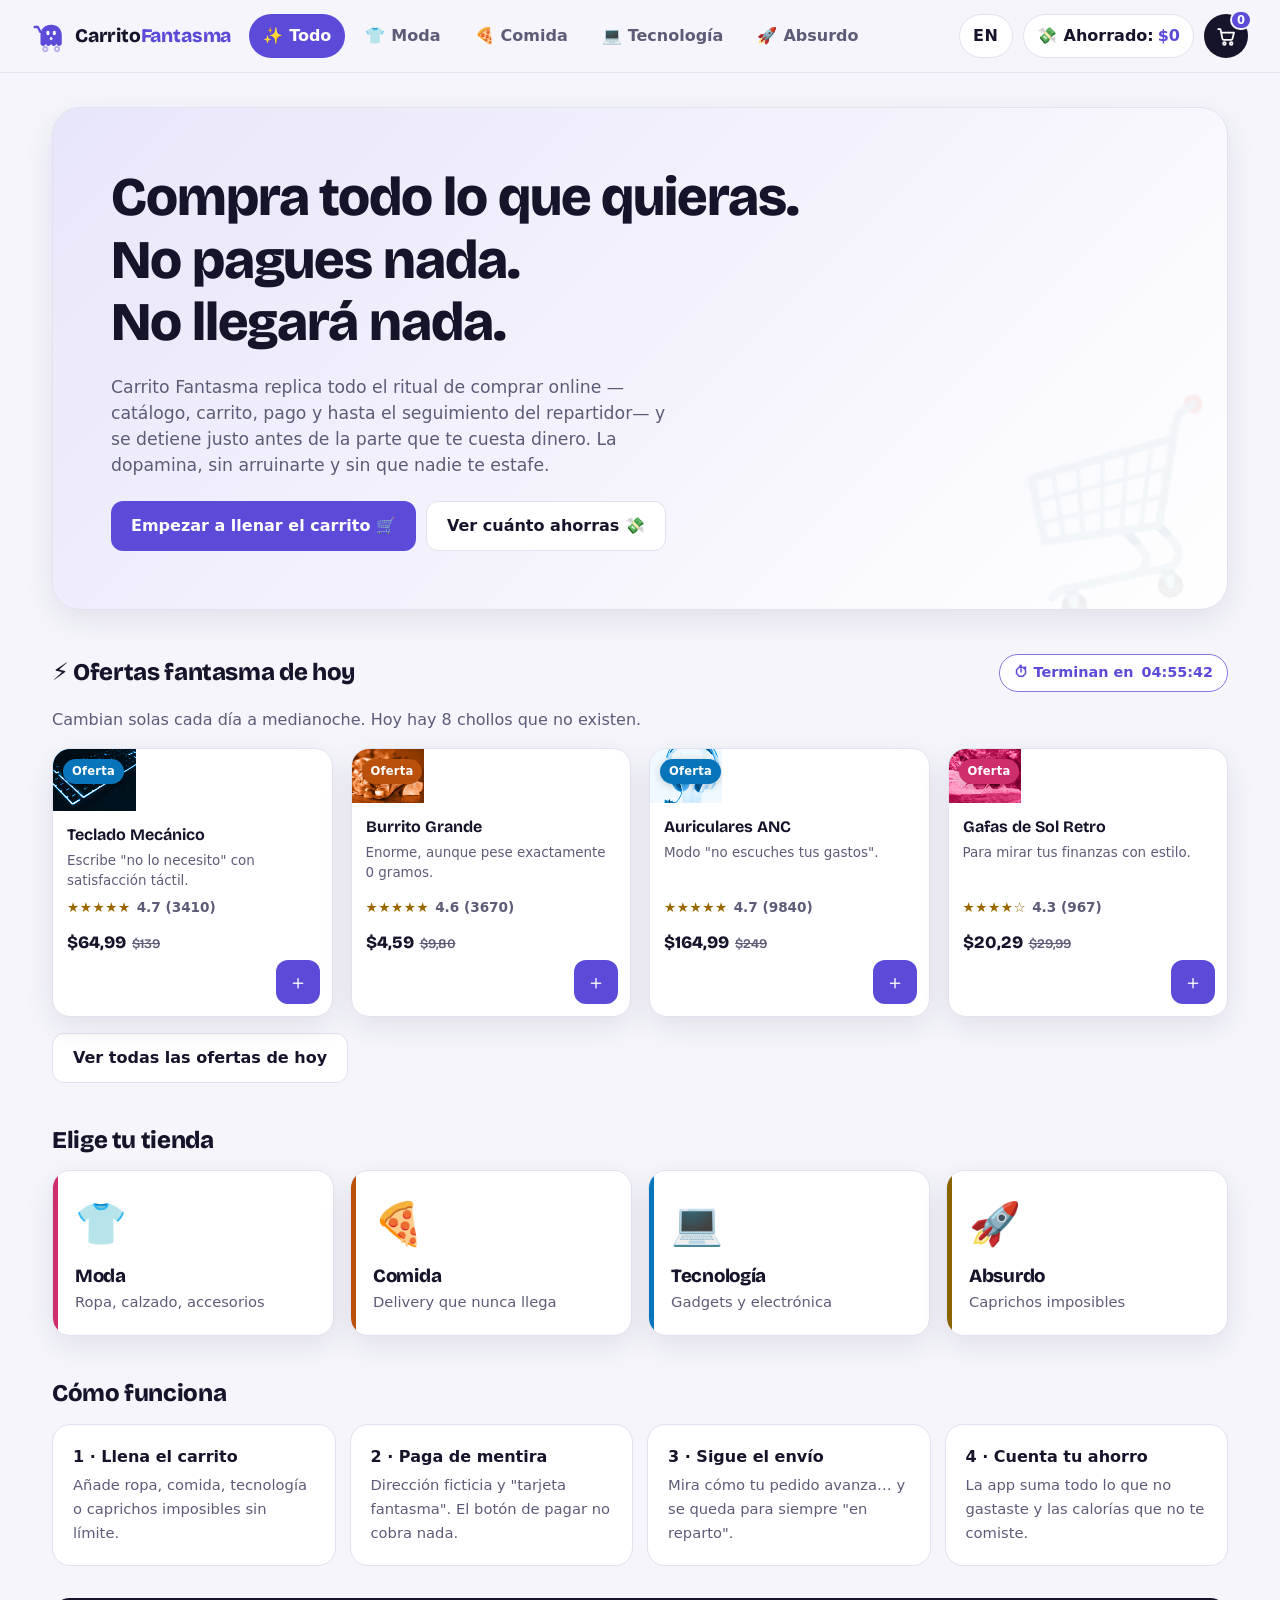
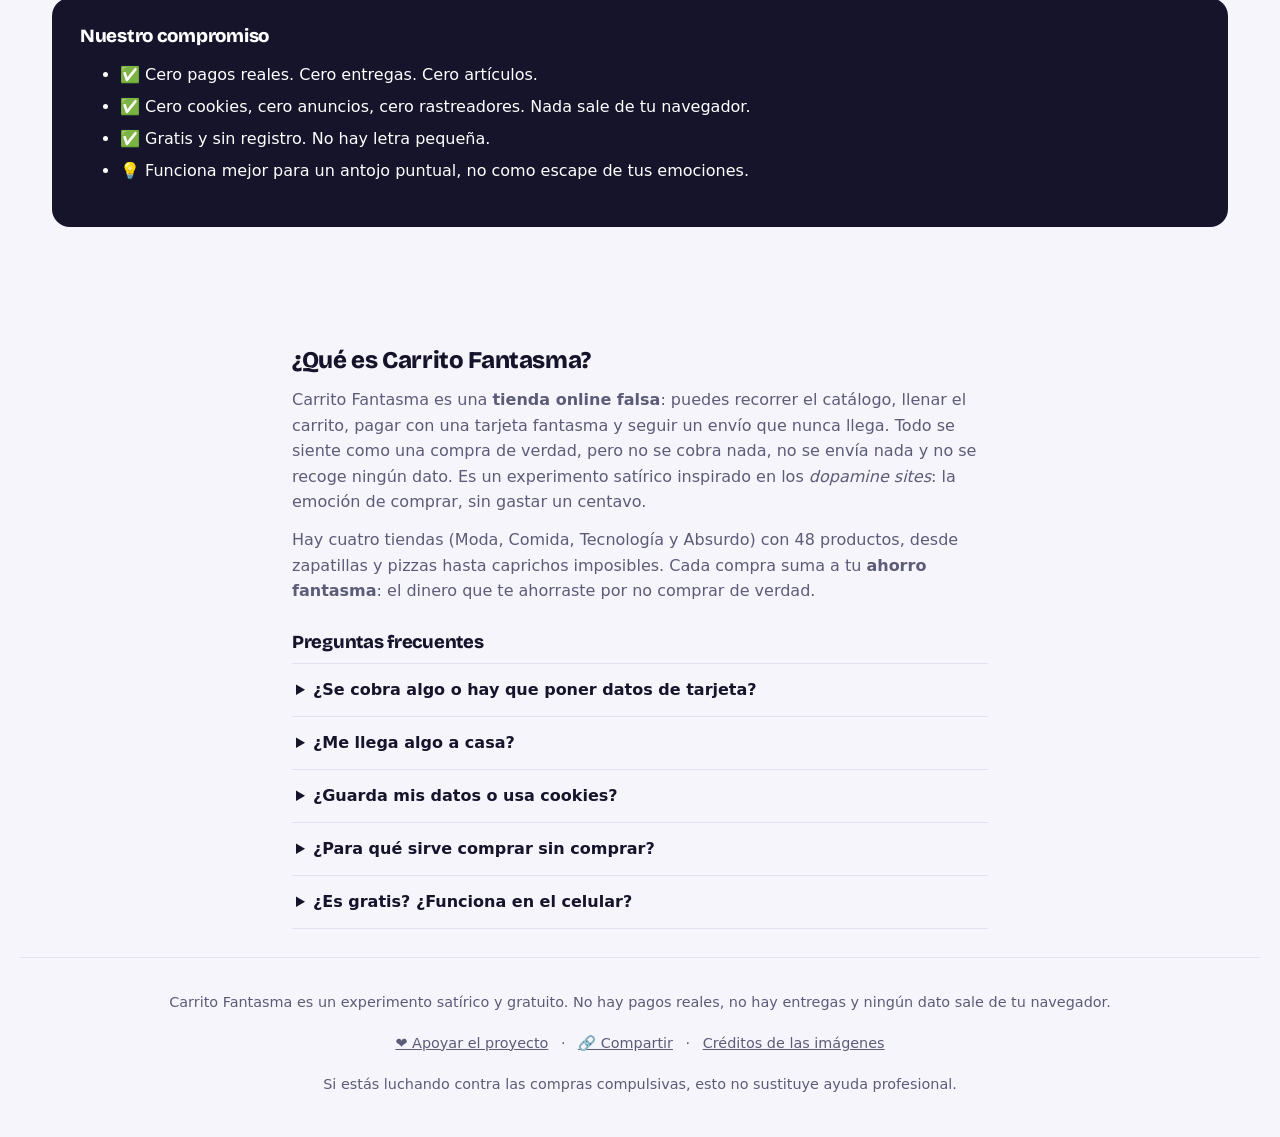
<file: index.html>
<!doctype html>
<html lang="es" data-lang="es" data-root="">
<head>
  <meta charset="utf-8">
  <meta name="viewport" content="width=device-width, initial-scale=1">
  <meta name="color-scheme" content="light dark">
  <title>Carrito Fantasma — tienda online falsa: compra sin gastar</title>
  <meta name="description" content="Tienda online falsa: la dopamina de comprar sin gastar nada. Llena el carrito, paga con tarjeta fantasma y sigue un envío que nunca llega. Gratis y sin datos.">
  <meta name="theme-color" media="(prefers-color-scheme: light)" content="#6d5efc">
  <meta name="theme-color" media="(prefers-color-scheme: dark)" content="#12111f">
  <link rel="icon" href="data:image/svg+xml,<svg xmlns='http://www.w3.org/2000/svg' viewBox='0 0 32 32' fill='none' color='%235b4bd8'><path d='M2.5 7.5h3l2.4 4.6' stroke='currentColor' stroke-width='2.2' stroke-linecap='round' stroke-linejoin='round'/><path d='M8 15C8 9.2 12.4 5.5 18 5.5S28 9.2 28 15v8.5c-1.3 2.4-3.8 2.4-5 0-1.3 2.4-3.7 2.4-5 0-1.3 2.4-3.7 2.4-5 0-1.2 2.4-3.7 2.4-5 0Z' fill='currentColor'/><ellipse cx='15' cy='13.2' rx='1.5' ry='2.2' fill='%23fff'/><ellipse cx='21' cy='13.2' rx='1.5' ry='2.2' fill='%23fff'/><ellipse cx='18' cy='18.4' rx='1.3' ry='1.5' fill='%23fff' opacity='.9'/><circle cx='12.5' cy='28.3' r='2' stroke='currentColor' stroke-width='1.8' opacity='.4'/><circle cx='23.5' cy='28.3' r='2' stroke='currentColor' stroke-width='1.8' opacity='.4'/></svg>">
  <link rel="canonical" href="https://carritofantasma.app/">
  <link rel="alternate" hreflang="es" href="https://carritofantasma.app/">
  <link rel="alternate" hreflang="en" href="https://carritofantasma.app/en/">
  <link rel="alternate" hreflang="x-default" href="https://carritofantasma.app/">
  <meta property="og:type" content="website">
  <meta property="og:site_name" content="Carrito Fantasma">
  <meta property="og:url" content="https://carritofantasma.app/">
  <meta property="og:title" content="Carrito Fantasma — tienda online falsa: compra sin gastar">
  <meta property="og:description" content="La dopamina de comprar, sin gastar nada: llena el carrito, paga con tarjeta fantasma y sigue un envío que nunca llega. Gratis y sin anuncios.">
  <meta property="og:image" content="https://carritofantasma.app/assets/img/og.jpg">
  <meta property="og:image:width" content="1200">
  <meta property="og:image:height" content="630">
  <meta property="og:image:alt" content="Carrito Fantasma — Compra sin comprar">
  <meta property="og:locale" content="es_ES">
  <meta property="og:locale:alternate" content="en_US">
  <meta name="twitter:card" content="summary_large_image">
  <meta name="twitter:title" content="Carrito Fantasma — tienda online falsa: compra sin gastar">
  <meta name="twitter:description" content="La dopamina de comprar, sin gastar un centavo. Gratis, sin anuncios y sin datos.">
  <meta name="twitter:image" content="https://carritofantasma.app/assets/img/og.jpg">

  <!-- Datos estructurados (SEO) para tarjetas ricas en los resultados de búsqueda -->
  <script type="application/ld+json">
  {
    "@context": "https://schema.org",
    "@graph": [
      {
        "@type": "WebSite",
        "@id": "https://carritofantasma.app/#website",
        "url": "https://carritofantasma.app/",
        "name": "Carrito Fantasma",
        "alternateName": "Ghost Cart",
        "inLanguage": ["es", "en"],
        "description": "Tienda online falsa para experimentar la dopamina de comprar sin gastar nada."
      },
      {
        "@type": "WebApplication",
        "@id": "https://carritofantasma.app/#app",
        "name": "Carrito Fantasma",
        "url": "https://carritofantasma.app/",
        "applicationCategory": "EntertainmentApplication",
        "operatingSystem": "Web",
        "browserRequirements": "Requiere JavaScript",
        "inLanguage": ["es", "en"],
        "isAccessibleForFree": true,
        "offers": { "@type": "Offer", "price": "0", "priceCurrency": "USD" },
        "description": "Experimento satírico: llena el carrito, paga con tarjeta fantasma y sigue un envío que nunca llega. Sin anuncios, sin cookies y sin recabar datos."
      }
    ]
  }
  </script>
  <link rel="preload" href="assets/fonts/bricolage-grotesque-latin.woff2" as="font" type="font/woff2" crossorigin>
  <link rel="stylesheet" href="styles.css">
</head>
<body data-mode="all">

  <a class="skip-link" href="#app" data-i18n="skip_content">Ir al contenido</a>
  <header class="topbar">
    <a class="brand" href="#" data-action="nav" data-view="home" data-i18n-aria="nav_home" aria-label="Carrito Fantasma, inicio">
      <svg class="brand-mark" viewBox="0 0 32 32" fill="none" aria-hidden="true" focusable="false"><path d="M2.5 7.5h3l2.4 4.6" stroke="currentColor" stroke-width="2.2" stroke-linecap="round" stroke-linejoin="round"/><path d="M8 15C8 9.2 12.4 5.5 18 5.5S28 9.2 28 15v8.5c-1.3 2.4-3.8 2.4-5 0-1.3 2.4-3.7 2.4-5 0-1.3 2.4-3.7 2.4-5 0-1.2 2.4-3.7 2.4-5 0Z" fill="currentColor"/><ellipse cx="15" cy="13.2" rx="1.5" ry="2.2" fill="#fff"/><ellipse cx="21" cy="13.2" rx="1.5" ry="2.2" fill="#fff"/><ellipse cx="18" cy="18.4" rx="1.3" ry="1.5" fill="#fff" opacity=".9"/><circle cx="12.5" cy="28.3" r="2" stroke="currentColor" stroke-width="1.8" opacity=".4"/><circle cx="23.5" cy="28.3" r="2" stroke="currentColor" stroke-width="1.8" opacity=".4"/></svg>
      <span class="brand-name">Carrito<em>Fantasma</em></span>
    </a>

    <nav class="modes" id="modesNav" data-i18n-aria="stores" aria-label="Tiendas"></nav>

    <div class="top-actions">
      <button class="pill lang" id="langToggle" data-action="lang" data-i18n-title="lang_toggle" aria-label="EN · Switch to English" title="EN · Switch to English" lang="en">EN</button>
      <button class="pill savings-btn" data-action="nav" data-view="savings" data-i18n-title="saved_title" title="Lo que te has ahorrado">
        <span class="savings-icon" aria-hidden="true">💸</span><span class="savings-copy"><span data-i18n="saved_label">Ahorrado:</span> <b id="savingsTop">$0</b></span>
      </button>
      <button class="cart-btn" id="cartBtn" data-action="open-cart" data-i18n-aria="cart_open" aria-label="Abrir carrito" aria-controls="cartDrawer" aria-expanded="false">
        <svg class="cart-icon" viewBox="0 0 24 24" fill="none" stroke="currentColor" stroke-width="2" stroke-linecap="round" stroke-linejoin="round" aria-hidden="true" focusable="false"><path d="M2.5 3.5h2.6l2.2 11a1.7 1.7 0 0 0 1.7 1.4h8.2a1.7 1.7 0 0 0 1.6-1.3L20.6 7.5H6.1"/><circle cx="9.6" cy="20" r="1.5"/><circle cx="17.4" cy="20" r="1.5"/></svg><span class="cart-count" id="cartCount">0</span>
      </button>
    </div>
  </header>

  <main id="app" class="app" tabindex="-1">
    <noscript>
      <section class="page">
        <h1>🛒 Carrito Fantasma</h1>
        <p>Tienda online falsa para darte la dopamina de comprar sin gastar nada. Llena el carrito, paga con tarjeta fantasma y sigue un envío que nunca llega. Gratis, sin anuncios, sin cookies y sin recoger ningún dato.</p>
        <p>Necesitas JavaScript para jugar. This fake store is also available in <a href="en/">English</a>.</p>
      </section>
    </noscript>
  </main>

  <section class="about" aria-labelledby="about-title">
    <h2 id="about-title">¿Qué es Carrito Fantasma?</h2>
    <p>Carrito Fantasma es una <strong>tienda online falsa</strong>: puedes recorrer el catálogo, llenar el carrito, pagar con una tarjeta fantasma y seguir un envío que nunca llega. Todo se siente como una compra de verdad, pero no se cobra nada, no se envía nada y no se recoge ningún dato. Es un experimento satírico inspirado en los <em>dopamine sites</em>: la emoción de comprar, sin gastar un centavo.</p>
    <p>Hay cuatro tiendas (Moda, Comida, Tecnología y Absurdo) con 48 productos, desde zapatillas y pizzas hasta caprichos imposibles. Cada compra suma a tu <strong>ahorro fantasma</strong>: el dinero que te ahorraste por no comprar de verdad.</p>
    <h3>Preguntas frecuentes</h3>
    <details>
      <summary>¿Se cobra algo o hay que poner datos de tarjeta?</summary>
      <p>No. No hay pagos reales ni se piden números de tarjeta. El «pago» es una animación: eliges una tarjeta fantasma y listo.</p>
    </details>
    <details>
      <summary>¿Me llega algo a casa?</summary>
      <p>Nunca. El seguimiento del envío avanza, pero el paquete no existe. El nombre y la dirección que escribas no salen de tu navegador.</p>
    </details>
    <details>
      <summary>¿Guarda mis datos o usa cookies?</summary>
      <p>No usa cookies, analítica ni anuncios. El carrito y el ahorro se guardan solo en tu navegador (almacenamiento local) para que no se pierdan al recargar. Nada se envía a ningún servidor.</p>
    </details>
    <details>
      <summary>¿Para qué sirve comprar sin comprar?</summary>
      <p>Para disfrutar del ritual de comprar (elegir, llenar el carrito, pagar, esperar el envío) sin gastar dinero. A algunas personas les ayuda a pasar las ganas de una compra impulsiva. Si las compras compulsivas son un problema para ti, esto no sustituye ayuda profesional.</p>
    </details>
    <details>
      <summary>¿Es gratis? ¿Funciona en el celular?</summary>
      <p>Es gratis y funciona en cualquier navegador moderno, en el celular o en la computadora, sin instalar nada. También está en <a href="en/" hreflang="en" lang="en">inglés</a>.</p>
    </details>
  </section>

  <footer class="site-footer">
    <p data-i18n="footer_about"><b>Carrito Fantasma</b> es un experimento satírico y gratuito. No hay pagos reales, no hay entregas y ningún dato sale de tu navegador.</p>
    <p><button class="link" data-action="nav" data-view="support" data-i18n="footer_support">❤️ Apoyar el proyecto</button> · <button class="link" data-action="share" data-i18n="footer_share">🔗 Compartir</button> · <button class="link" data-action="nav" data-view="credits" data-i18n="footer_credits">Créditos de las imágenes</button></p>
    <p class="muted" data-i18n="footer_note">Si estás luchando contra las compras compulsivas, esto no sustituye ayuda profesional.</p>
  </footer>

  <!-- Cart drawer -->
  <div class="scrim" id="scrim" data-action="close-cart" aria-hidden="true"></div>
  <div id="cartDrawer" class="drawer" role="dialog" aria-modal="true" aria-labelledby="cartTitle" aria-hidden="true" inert>
    <div class="drawer-head">
      <h2 id="cartTitle" data-i18n="cart_title">Tu carrito</h2>
      <button class="icon" data-action="close-cart" data-i18n-aria="cart_close" aria-label="Cerrar carrito">✕</button>
    </div>
    <div class="ship">
      <div class="ship-text" id="shipText"></div>
      <div class="ship-bar"><span id="shipFill"></span></div>
    </div>
    <div class="drawer-body" id="cartBody"></div>
    <div class="drawer-foot">
      <div class="total-row"><span data-i18n="subtotal">Subtotal</span><b id="cartSubtotal">$0</b></div>
      <p class="muted tiny" data-i18n="ship_note">Envío fantasma: gratis · Entrega: nunca.</p>
      <button class="primary big" id="payBtn" data-action="checkout" data-i18n="checkout_btn">Tramitar pedido 💳</button>
      <button class="link" data-action="clear-cart" data-i18n="clear_cart">Vaciar carrito</button>
    </div>
  </div>

  <!-- Product modal -->
  <div class="modal" id="modal" role="dialog" aria-modal="true" aria-labelledby="productModalTitle" hidden></div>

  <!-- Processing overlay -->
  <div class="processing" id="processing" role="status" aria-live="polite" aria-atomic="true" hidden>
    <div class="proc-card">
      <div class="spinner" aria-hidden="true"></div>
      <p id="procText" data-i18n="proc_default">Procesando pago fantasma…</p>
    </div>
  </div>

  <div class="toast" id="toast"><span id="toastText" role="status" aria-live="polite" aria-atomic="true"></span></div>
  <canvas id="confetti" class="confetti" aria-hidden="true"></canvas>

  <noscript data-i18n="noscript">Necesitas activar JavaScript para vivir la experiencia (falsa).</noscript>

  <script src="data.js"></script>
  <script src="i18n.js"></script>
  <script src="app.js"></script>
</body>
</html>
</file>
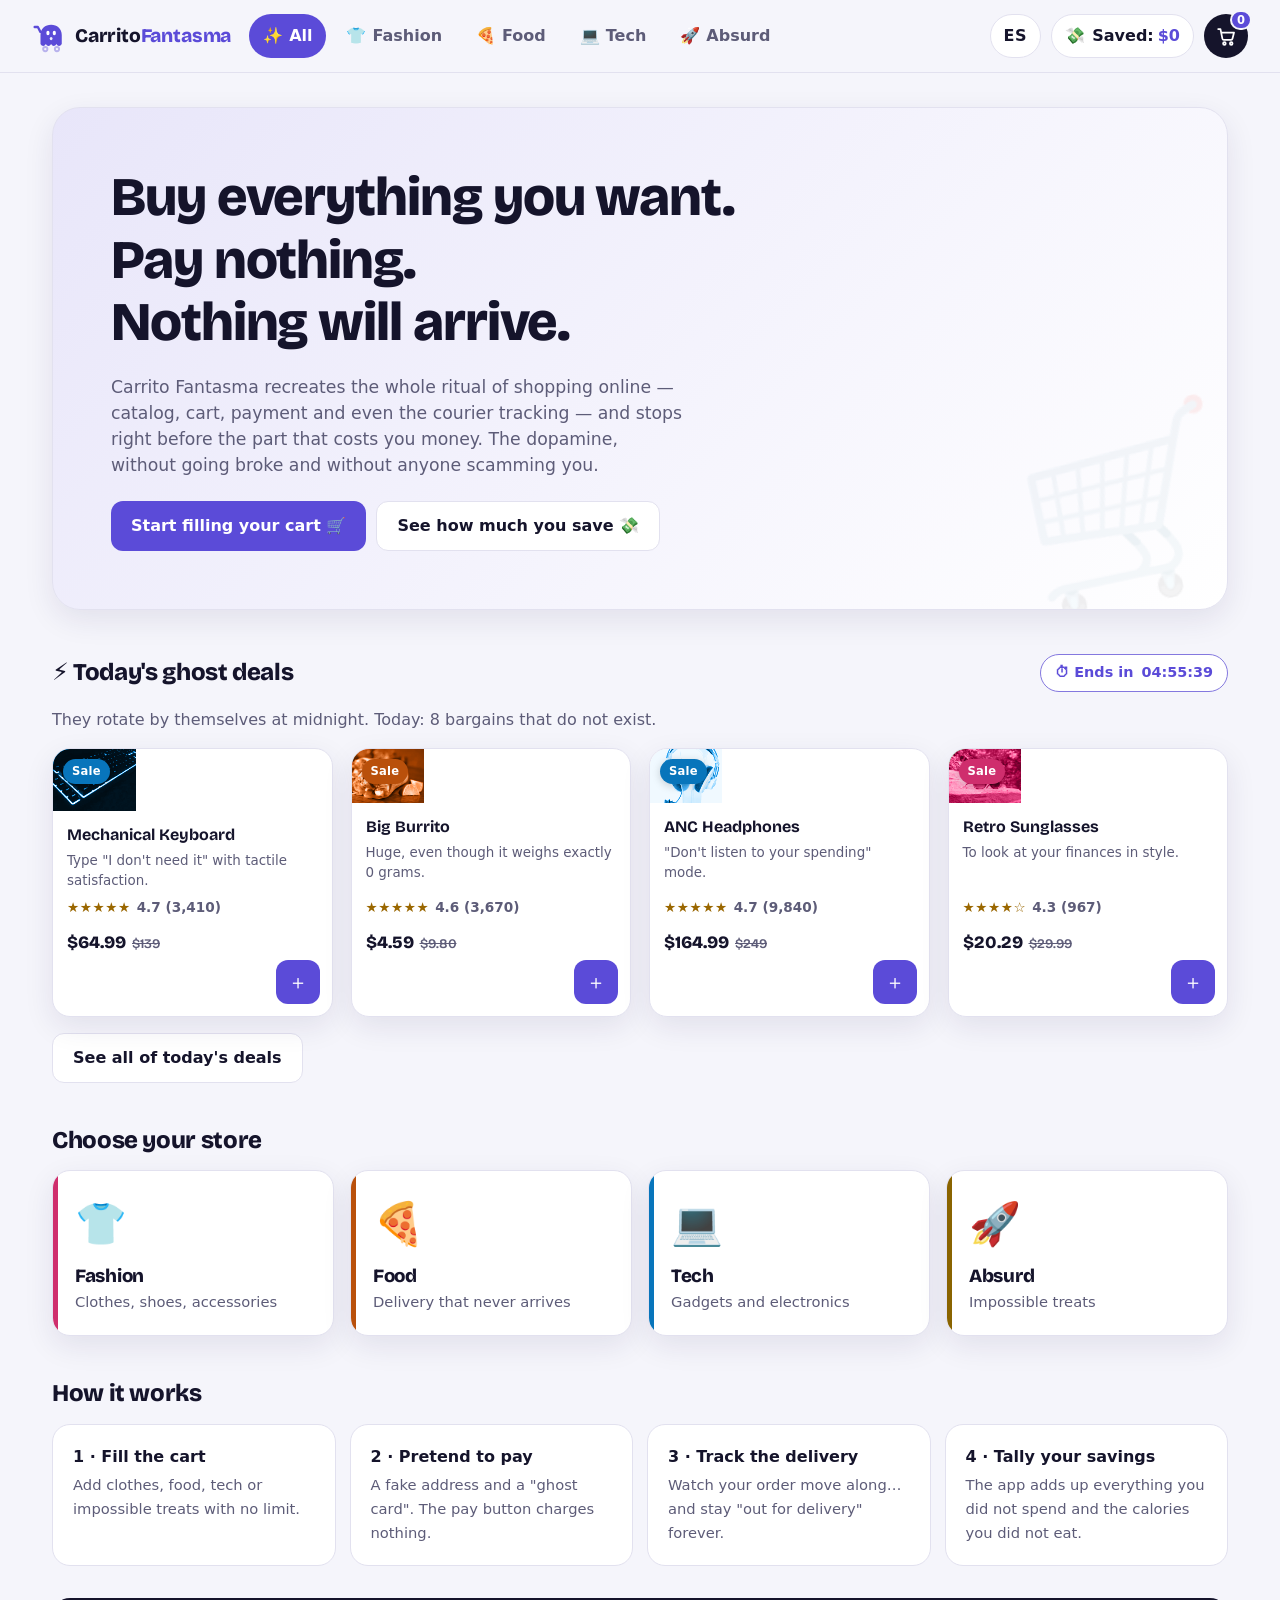
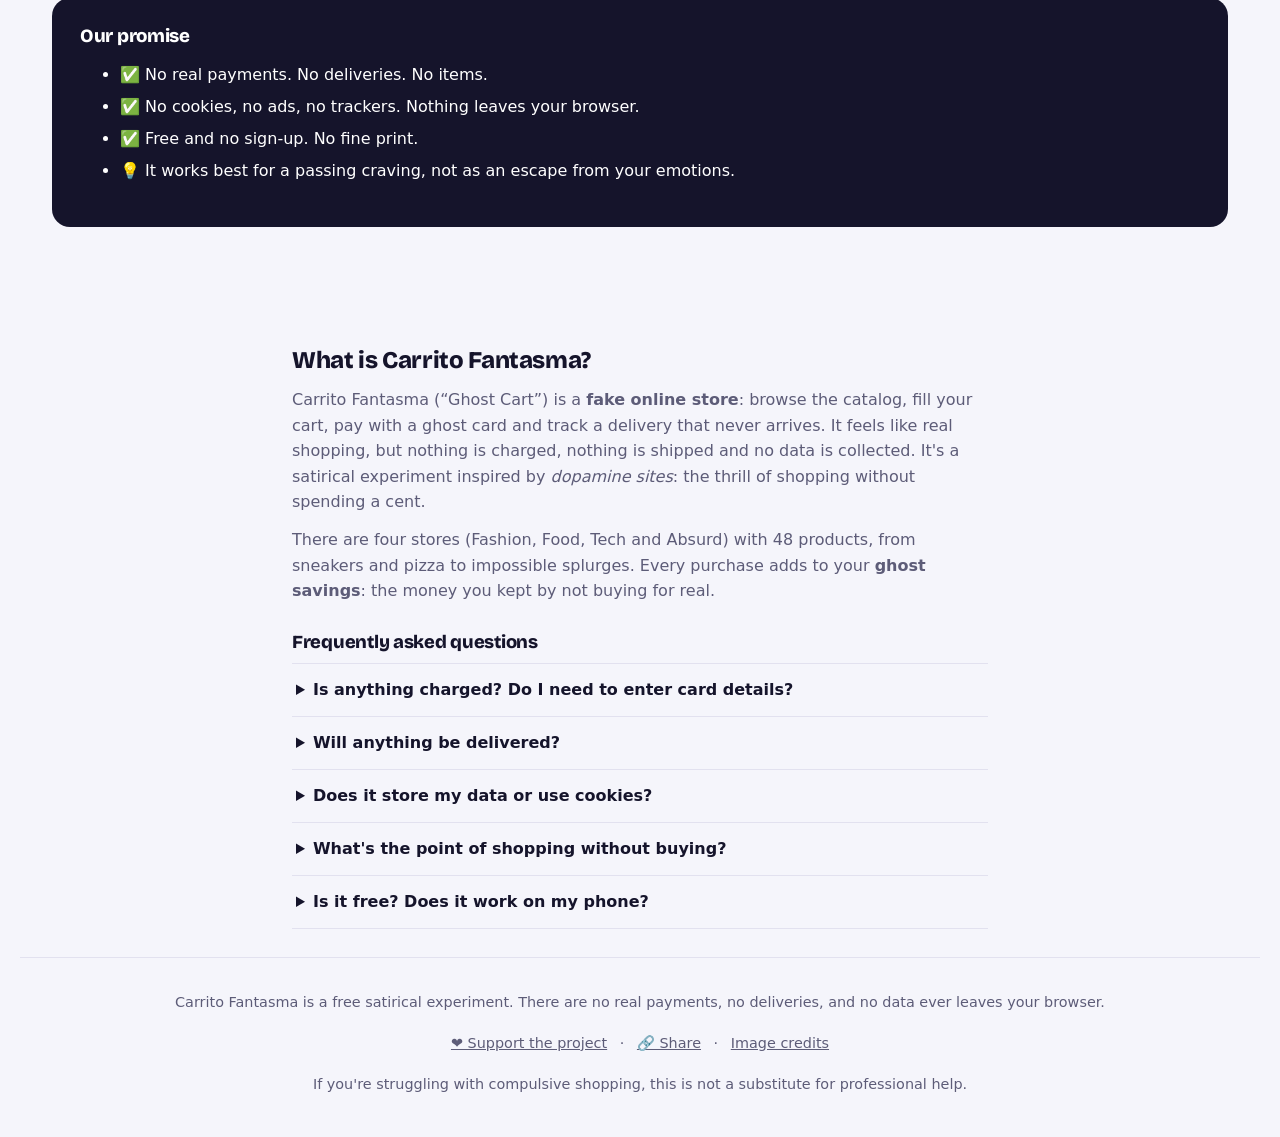
<file: en/index.html>
<!doctype html>
<html lang="en" data-lang="en" data-root="../">
<head>
  <meta charset="utf-8">
  <meta name="viewport" content="width=device-width, initial-scale=1">
  <meta name="color-scheme" content="light dark">
  <title>Carrito Fantasma — fake store to shop without buying</title>
  <meta name="description" content="A fake online store for the thrill of shopping without spending a cent: fill your cart, pay with a ghost card and track a delivery that never arrives. Free, no ads.">
  <meta name="theme-color" media="(prefers-color-scheme: light)" content="#6d5efc">
  <meta name="theme-color" media="(prefers-color-scheme: dark)" content="#12111f">
  <link rel="icon" href="data:image/svg+xml,<svg xmlns='http://www.w3.org/2000/svg' viewBox='0 0 32 32' fill='none' color='%235b4bd8'><path d='M2.5 7.5h3l2.4 4.6' stroke='currentColor' stroke-width='2.2' stroke-linecap='round' stroke-linejoin='round'/><path d='M8 15C8 9.2 12.4 5.5 18 5.5S28 9.2 28 15v8.5c-1.3 2.4-3.8 2.4-5 0-1.3 2.4-3.7 2.4-5 0-1.3 2.4-3.7 2.4-5 0-1.2 2.4-3.7 2.4-5 0Z' fill='currentColor'/><ellipse cx='15' cy='13.2' rx='1.5' ry='2.2' fill='%23fff'/><ellipse cx='21' cy='13.2' rx='1.5' ry='2.2' fill='%23fff'/><ellipse cx='18' cy='18.4' rx='1.3' ry='1.5' fill='%23fff' opacity='.9'/><circle cx='12.5' cy='28.3' r='2' stroke='currentColor' stroke-width='1.8' opacity='.4'/><circle cx='23.5' cy='28.3' r='2' stroke='currentColor' stroke-width='1.8' opacity='.4'/></svg>">
  <link rel="canonical" href="https://carritofantasma.app/en/">
  <link rel="alternate" hreflang="es" href="https://carritofantasma.app/">
  <link rel="alternate" hreflang="en" href="https://carritofantasma.app/en/">
  <link rel="alternate" hreflang="x-default" href="https://carritofantasma.app/">
  <meta property="og:type" content="website">
  <meta property="og:site_name" content="Carrito Fantasma">
  <meta property="og:url" content="https://carritofantasma.app/en/">
  <meta property="og:title" content="Carrito Fantasma — fake store to shop without buying">
  <meta property="og:description" content="The dopamine of shopping without spending a cent: fill your cart, pay with a ghost card and track a delivery that never arrives. Free, no ads.">
  <meta property="og:image" content="https://carritofantasma.app/assets/img/og.jpg">
  <meta property="og:image:width" content="1200">
  <meta property="og:image:height" content="630">
  <meta property="og:image:alt" content="Carrito Fantasma — Shop without buying">
  <meta property="og:locale" content="en_US">
  <meta property="og:locale:alternate" content="es_ES">
  <meta name="twitter:card" content="summary_large_image">
  <meta name="twitter:title" content="Carrito Fantasma — fake store to shop without buying">
  <meta name="twitter:description" content="The dopamine of shopping without spending a cent. Free, no ads, no data.">
  <meta name="twitter:image" content="https://carritofantasma.app/assets/img/og.jpg">

  <!-- Datos estructurados (SEO) para tarjetas ricas en los resultados de búsqueda -->
  <script type="application/ld+json">
  {
    "@context": "https://schema.org",
    "@graph": [
      {
        "@type": "WebSite",
        "@id": "https://carritofantasma.app/#website",
        "url": "https://carritofantasma.app/",
        "name": "Carrito Fantasma",
        "alternateName": "Ghost Cart",
        "inLanguage": ["es", "en"],
        "description": "A fake online store for the thrill of shopping without spending a cent."
      },
      {
        "@type": "WebApplication",
        "@id": "https://carritofantasma.app/en/#app",
        "name": "Carrito Fantasma",
        "url": "https://carritofantasma.app/en/",
        "applicationCategory": "EntertainmentApplication",
        "operatingSystem": "Web",
        "browserRequirements": "Requires JavaScript",
        "inLanguage": ["en"],
        "isAccessibleForFree": true,
        "offers": { "@type": "Offer", "price": "0", "priceCurrency": "USD" },
        "description": "A satirical experiment: fill your cart, pay with a ghost card and track a delivery that never arrives. No ads, no cookies, no data collection."
      }
    ]
  }
  </script>
  <link rel="preload" href="../assets/fonts/bricolage-grotesque-latin.woff2" as="font" type="font/woff2" crossorigin>
  <link rel="stylesheet" href="../styles.css">
</head>
<body data-mode="all">

  <a class="skip-link" href="#app" data-i18n="skip_content">Skip to content</a>
  <header class="topbar">
    <a class="brand" href="#" data-action="nav" data-view="home" data-i18n-aria="nav_home" aria-label="Carrito Fantasma, home">
      <svg class="brand-mark" viewBox="0 0 32 32" fill="none" aria-hidden="true" focusable="false"><path d="M2.5 7.5h3l2.4 4.6" stroke="currentColor" stroke-width="2.2" stroke-linecap="round" stroke-linejoin="round"/><path d="M8 15C8 9.2 12.4 5.5 18 5.5S28 9.2 28 15v8.5c-1.3 2.4-3.8 2.4-5 0-1.3 2.4-3.7 2.4-5 0-1.3 2.4-3.7 2.4-5 0-1.2 2.4-3.7 2.4-5 0Z" fill="currentColor"/><ellipse cx="15" cy="13.2" rx="1.5" ry="2.2" fill="#fff"/><ellipse cx="21" cy="13.2" rx="1.5" ry="2.2" fill="#fff"/><ellipse cx="18" cy="18.4" rx="1.3" ry="1.5" fill="#fff" opacity=".9"/><circle cx="12.5" cy="28.3" r="2" stroke="currentColor" stroke-width="1.8" opacity=".4"/><circle cx="23.5" cy="28.3" r="2" stroke="currentColor" stroke-width="1.8" opacity=".4"/></svg>
      <span class="brand-name">Carrito<em>Fantasma</em></span>
    </a>

    <nav class="modes" id="modesNav" data-i18n-aria="stores" aria-label="Stores"></nav>

    <div class="top-actions">
      <button class="pill lang" id="langToggle" data-action="lang" data-i18n-title="lang_toggle" aria-label="ES · Cambiar a español" title="ES · Cambiar a español" lang="es">ES</button>
      <button class="pill savings-btn" data-action="nav" data-view="savings" data-i18n-title="saved_title" title="What you've saved">
        <span class="savings-icon" aria-hidden="true">💸</span><span class="savings-copy"><span data-i18n="saved_label">Saved:</span> <b id="savingsTop">$0</b></span>
      </button>
      <button class="cart-btn" id="cartBtn" data-action="open-cart" data-i18n-aria="cart_open" aria-label="Open cart" aria-controls="cartDrawer" aria-expanded="false">
        <svg class="cart-icon" viewBox="0 0 24 24" fill="none" stroke="currentColor" stroke-width="2" stroke-linecap="round" stroke-linejoin="round" aria-hidden="true" focusable="false"><path d="M2.5 3.5h2.6l2.2 11a1.7 1.7 0 0 0 1.7 1.4h8.2a1.7 1.7 0 0 0 1.6-1.3L20.6 7.5H6.1"/><circle cx="9.6" cy="20" r="1.5"/><circle cx="17.4" cy="20" r="1.5"/></svg><span class="cart-count" id="cartCount">0</span>
      </button>
    </div>
  </header>

  <main id="app" class="app" tabindex="-1">
    <noscript>
      <section class="page">
        <h1>🛒 Carrito Fantasma</h1>
        <p>A fake online store that gives you the dopamine of shopping without spending a thing. Fill your cart, pay with a ghost card and track a delivery that never arrives. Free, no ads, no cookies and no data collected.</p>
        <p>You need JavaScript to play. This fake store is also available in <a href="../">Spanish</a>.</p>
      </section>
    </noscript>
  </main>

  <section class="about" aria-labelledby="about-title">
    <h2 id="about-title">What is Carrito Fantasma?</h2>
    <p>Carrito Fantasma (“Ghost Cart”) is a <strong>fake online store</strong>: browse the catalog, fill your cart, pay with a ghost card and track a delivery that never arrives. It feels like real shopping, but nothing is charged, nothing is shipped and no data is collected. It's a satirical experiment inspired by <em>dopamine sites</em>: the thrill of shopping without spending a cent.</p>
    <p>There are four stores (Fashion, Food, Tech and Absurd) with 48 products, from sneakers and pizza to impossible splurges. Every purchase adds to your <strong>ghost savings</strong>: the money you kept by not buying for real.</p>
    <h3>Frequently asked questions</h3>
    <details>
      <summary>Is anything charged? Do I need to enter card details?</summary>
      <p>No. There are no real payments and no card numbers are requested. The “payment” is an animation: pick a ghost card and you're done.</p>
    </details>
    <details>
      <summary>Will anything be delivered?</summary>
      <p>Never. The shipment tracking moves along, but the package doesn't exist. The name and address you type never leave your browser.</p>
    </details>
    <details>
      <summary>Does it store my data or use cookies?</summary>
      <p>No cookies, no analytics and no ads. Your cart and savings are kept only in your browser (local storage) so they survive a reload. Nothing is sent to any server.</p>
    </details>
    <details>
      <summary>What's the point of shopping without buying?</summary>
      <p>To enjoy the ritual of shopping (choosing, filling the cart, paying, waiting for delivery) without spending money. Some people find it helps an impulse purchase pass. If compulsive shopping is a problem for you, this is not a substitute for professional help.</p>
    </details>
    <details>
      <summary>Is it free? Does it work on my phone?</summary>
      <p>It's free and works in any modern browser, on phone or desktop, with nothing to install. It's also available in <a href="../" hreflang="es" lang="es">Spanish</a>.</p>
    </details>
  </section>

  <footer class="site-footer">
    <p data-i18n="footer_about"><b>Carrito Fantasma</b> is a free satirical experiment. There are no real payments, no deliveries, and no data ever leaves your browser.</p>
    <p><button class="link" data-action="nav" data-view="support" data-i18n="footer_support">❤️ Support the project</button> · <button class="link" data-action="share" data-i18n="footer_share">🔗 Share</button> · <button class="link" data-action="nav" data-view="credits" data-i18n="footer_credits">Image credits</button></p>
    <p class="muted" data-i18n="footer_note">If you're struggling with compulsive shopping, this is not a substitute for professional help.</p>
  </footer>

  <!-- Cart drawer -->
  <div class="scrim" id="scrim" data-action="close-cart" aria-hidden="true"></div>
  <div id="cartDrawer" class="drawer" role="dialog" aria-modal="true" aria-labelledby="cartTitle" aria-hidden="true" inert>
    <div class="drawer-head">
      <h2 id="cartTitle" data-i18n="cart_title">Your cart</h2>
      <button class="icon" data-action="close-cart" data-i18n-aria="cart_close" aria-label="Close cart">✕</button>
    </div>
    <div class="ship">
      <div class="ship-text" id="shipText"></div>
      <div class="ship-bar"><span id="shipFill"></span></div>
    </div>
    <div class="drawer-body" id="cartBody"></div>
    <div class="drawer-foot">
      <div class="total-row"><span data-i18n="subtotal">Subtotal</span><b id="cartSubtotal">$0</b></div>
      <p class="muted tiny" data-i18n="ship_note">Ghost shipping: free · Delivery: never.</p>
      <button class="primary big" id="payBtn" data-action="checkout" data-i18n="checkout_btn">Checkout 💳</button>
      <button class="link" data-action="clear-cart" data-i18n="clear_cart">Empty cart</button>
    </div>
  </div>

  <!-- Product modal -->
  <div class="modal" id="modal" role="dialog" aria-modal="true" aria-labelledby="productModalTitle" hidden></div>

  <!-- Processing overlay -->
  <div class="processing" id="processing" role="status" aria-live="polite" aria-atomic="true" hidden>
    <div class="proc-card">
      <div class="spinner" aria-hidden="true"></div>
      <p id="procText" data-i18n="proc_default">Processing ghost payment…</p>
    </div>
  </div>

  <div class="toast" id="toast"><span id="toastText" role="status" aria-live="polite" aria-atomic="true"></span></div>
  <canvas id="confetti" class="confetti" aria-hidden="true"></canvas>

  <noscript data-i18n="noscript">You need JavaScript enabled to live the (fake) experience.</noscript>

  <script src="../data.js"></script>
  <script src="../i18n.js"></script>
  <script src="../app.js"></script>
</body>
</html>
</file>
<file: styles.css>
/* ============ Carrito Fantasma — estilos ============ */
/* Tipografía de titulares, alojada en el propio sitio (sin peticiones a terceros).
   Bricolage Grotesque · SIL Open Font License 1.1 */
@font-face{
  font-family:"Bricolage Grotesque";
  src:url("assets/fonts/bricolage-grotesque-latin.woff2") format("woff2");
  font-weight:600 800; font-style:normal; font-display:swap;
  unicode-range:U+0000-00FF, U+0131, U+0152-0153, U+02BB-02BC, U+02C6, U+02DA, U+02DC, U+2000-206F, U+20AC, U+2122, U+2212;
}
:root{
  --display:"Bricolage Grotesque", -apple-system, BlinkMacSystemFont, "Segoe UI", Roboto, system-ui, sans-serif;
  color-scheme:light dark;
  --bg:#f5f5fb;
  --card:#ffffff;
  --surface-soft:#f0effa;
  --ink:#15142b;
  --muted:#5d5c78;
  --line:#e2e1ef;
  --field-line:#8a88a6; /* bordes de campos: ≥3:1 (WCAG 1.4.11) */
  --accent:#5b4bd8;
  --accent-ink:#ffffff;
  --accent-text:#5b4bd8;
  --star:#9a6700;  --inverse-bg:#15142b;
  --inverse-ink:#ffffff;
  --topbar:rgba(245,245,251,.88);
  --scrim:rgba(20,18,45,.55);
  --danger:#b42318;
  --radius:18px;
  --shadow:0 10px 30px rgba(30,25,80,.09);
  --shadow-lg:0 24px 60px rgba(30,25,80,.20);
  --focus: var(--accent-text);
}
body[data-mode="all"]{ --accent:#5b4bd8; }
body[data-mode="moda"]{ --accent:#cf2e6d; }
body[data-mode="comida"]{ --accent:#b9500b; }
body[data-mode="tech"]{ --accent:#0875bb; }
body[data-mode="absurdo"]{ --accent:#8a6400; }
body{ --accent-text: var(--accent); --focus: var(--accent-text); }

*{ box-sizing:border-box; }
[hidden]{ display:none !important; }
.sr-only{ position:absolute; width:1px; height:1px; padding:0; margin:-1px; overflow:hidden; clip:rect(0 0 0 0); white-space:nowrap; border:0; }
html{ scroll-behavior:smooth; }
body{
  margin:0; background:var(--bg); color:var(--ink);
  font:16px/1.5 -apple-system,BlinkMacSystemFont,"Segoe UI",Roboto,Inter,system-ui,sans-serif;
  -webkit-font-smoothing:antialiased;
  transition:background .4s ease, color .3s ease;
}
body.overlay-open{ overflow:hidden; }
button{ font:inherit; cursor:pointer; }
a{ color:inherit; text-decoration:none; }
.muted{ color:var(--muted); }
.tiny{ font-size:.8rem; }
h1,h2,h3{ line-height:1.15; margin:0 0 .4em; font-family:var(--display); font-weight:800; letter-spacing:-.015em; }
.card-title, .price, .stat .n{ font-family:var(--display); }

/* ---------- salto de contenido ---------- */
.skip-link{
  position:fixed; top:10px; left:10px; z-index:200;
  transform:translateY(-160%); background:var(--accent); color:var(--accent-ink);
  padding:12px 18px; border-radius:12px; font-weight:700;
  transition:transform .2s ease;
}
.skip-link:focus{ transform:none; box-shadow:var(--shadow-lg); } /* sombra solo visible: oculto no deja halo */

/* ---------- barra superior ---------- */
.topbar{
  position:sticky; top:0; z-index:40;
  display:flex; align-items:center; gap:16px;
  padding:12px clamp(14px,3vw,32px);
  background:var(--topbar);
  backdrop-filter:saturate(160%) blur(14px);
  border-bottom:1px solid var(--line);
}
.brand{ display:flex; align-items:center; gap:9px; font-family:var(--display); font-weight:800; font-size:1.2rem; letter-spacing:-.01em; white-space:nowrap; border-radius:10px; }
/* el fantasma-carrito toma el color de la tienda activa y flota suavemente */
.brand-mark{ width:34px; height:34px; flex:none; color:var(--accent); transition:color .4s; }
.brand-mark path:nth-of-type(2), .brand-mark ellipse{ animation:ghost-float 3.2s ease-in-out infinite; }
.brand:hover .brand-mark path:nth-of-type(2), .brand:hover .brand-mark ellipse{ animation-duration:1.1s; }
@keyframes ghost-float{ 0%,100%{ transform:translateY(0); } 50%{ transform:translateY(-1.4px); } }
.brand-name em{ font-style:normal; color:var(--accent-text); transition:color .4s; }
.modes{ display:flex; gap:6px; overflow-x:auto; flex:1; scrollbar-width:none; padding:2px;
  --fade-l:0px; --fade-r:0px;
  -webkit-mask-image:linear-gradient(to right, transparent 0, #000 var(--fade-l), #000 calc(100% - var(--fade-r)), transparent 100%);
  mask-image:linear-gradient(to right, transparent 0, #000 var(--fade-l), #000 calc(100% - var(--fade-r)), transparent 100%); }
.modes.more-left{ --fade-l:28px; }
.modes.more-right{ --fade-r:44px; }
.modes::-webkit-scrollbar{ display:none; }
.mode-btn{
  border:1px solid transparent; background:transparent; color:var(--muted);
  min-height:44px; padding:8px 13px; border-radius:999px; font-weight:600; white-space:nowrap;
  display:flex; align-items:center; gap:6px; transition:background .2s, color .2s;
}
.mode-btn:hover{ background:var(--card); color:var(--ink); }
.mode-btn.active{ background:var(--accent); color:var(--accent-ink); }
.top-actions{ display:flex; align-items:center; gap:10px; }
.pill{
  border:1px solid var(--line); background:var(--card); color:var(--ink);
  min-height:44px; padding:8px 13px; border-radius:999px; font-weight:600; white-space:nowrap;
  display:inline-flex; align-items:center; gap:7px;
}
.pill b{ color:var(--accent-text); }
.pill.lang{ font-weight:800; letter-spacing:.04em; min-width:46px; justify-content:center; }
.savings-icon{ line-height:1; }
.savings-copy{ display:inline-flex; align-items:center; gap:4px; }
.cart-btn{
  position:relative; border:none; background:var(--inverse-bg); color:var(--inverse-ink);
  width:44px; height:44px; border-radius:999px; font-size:1.15rem;
  display:grid; place-items:center;
}
.cart-icon{ width:21px; height:21px; display:block; }
.cart-btn.bump{ animation:bump .4s ease; }
@keyframes bump{ 0%{transform:scale(1)} 40%{transform:scale(1.22)} 100%{transform:scale(1)} }
.cart-count{
  position:absolute; top:-4px; right:-4px; min-width:20px; height:20px;
  background:var(--accent); color:var(--accent-ink); font-size:.72rem; font-weight:800;
  border-radius:999px; display:grid; place-items:center; padding:0 5px;
  border:2px solid var(--bg);
}

/* ---------- layout ---------- */
.app{ padding:clamp(18px,3vw,34px) clamp(14px,3vw,32px) 80px; max-width:1240px; margin:0 auto; outline:none; }
.page{ animation:rise .35s ease; } /* sin opacidad: el contenido se ve desde el primer frame */
@keyframes fade{ from{opacity:0; transform:translateY(8px)} to{opacity:1; transform:none} }
@keyframes rise{ from{transform:translateY(8px)} to{transform:none} }

/* ---------- botones ---------- */
.primary{
  border:none; background:var(--accent); color:var(--accent-ink);
  min-height:44px; padding:12px 20px; border-radius:12px; font-weight:700;
  transition:transform .15s, filter .2s;
}
.primary:hover{ filter:brightness(1.08); }
.primary:active{ transform:scale(.97); }
.primary.big{ width:100%; padding:15px; font-size:1.02rem; }
.primary:disabled{ opacity:.45; cursor:not-allowed; }
.ghost{
  border:1px solid var(--line); background:var(--card); color:var(--ink);
  min-height:44px; padding:12px 20px; border-radius:12px; font-weight:700;
}
.ghost:hover{ border-color:var(--accent); }
.danger{ color:var(--danger); border-color:color-mix(in srgb, var(--danger) 40%, var(--line)); }
.danger:hover{ border-color:var(--danger); }
.link{
  border:none; background:none; color:var(--muted); text-decoration:underline;
  min-height:44px; padding:8px;
}
.link:hover{ color:var(--ink); }
.link-back{
  border:none; background:none; color:var(--muted); font-weight:600;
  min-height:44px; padding:0 0 12px;
}
.icon{
  border:none; background:var(--surface-soft); color:var(--ink);
  width:44px; height:44px; border-radius:999px; display:grid; place-items:center;
}
.row{ display:flex; gap:10px; margin-top:14px; flex-wrap:wrap; }
.share-row{ justify-content:center; margin-top:10px; }
.share-row .primary{ max-width:360px; }
.empty-grid{ grid-column:1/-1; text-align:center; padding:60px 20px; color:var(--muted); }
.empty-grid .big{ font-size:3rem; display:block; margin-bottom:10px; }
.empty-grid p{ margin:0 auto 18px; max-width:44ch; }

/* ---------- hero ---------- */
.hero{
  background:linear-gradient(135deg, color-mix(in srgb, var(--accent) 14%, var(--card)), var(--card));
  border:1px solid var(--line); border-radius:28px; padding:clamp(28px,5vw,58px);
  box-shadow:var(--shadow); position:relative; overflow:hidden;
}
.hero::after{
  content:"🛒"; position:absolute; right:-10px; bottom:-30px; font-size:11rem; opacity:.08; transform:rotate(-12deg);
}
.hero h1{ font-size:clamp(2rem,5vw,3.4rem); letter-spacing:-.02em; }
.hero p{ max-width:52ch; color:var(--muted); font-size:1.08rem; }
.hero .row{ margin-top:22px; }
.saved-pill{
  display:inline-flex; gap:8px; align-items:center; margin-top:18px;
  background:linear-gradient(180deg, color-mix(in srgb, var(--card) 78%, #ffffff 10%) 0%, color-mix(in srgb, var(--card) 88%, #000 12%) 100%);
  border:1px solid var(--line); border-radius:999px; padding:8px 16px; font-weight:700; color:var(--ink);
  box-shadow:var(--shadow);
}
.saved-pill b{ color:var(--accent-text); }

/* ---------- tarjetas de modo ---------- */
.section-title{ margin:44px 0 16px; font-size:1.5rem; }
.daily-head{ display:flex; flex-wrap:wrap; gap:12px; align-items:center; justify-content:space-between; margin:44px 0 16px; }
.daily-head h2{ margin:0; font-size:1.5rem; }
.mode-grid{ display:grid; gap:16px; grid-template-columns:repeat(auto-fit,minmax(200px,1fr)); }
.mode-card{
  text-align:left; border:1px solid var(--line); background:var(--card); color:var(--ink);
  border-radius:var(--radius); padding:22px; box-shadow:var(--shadow);
  transition:transform .2s, box-shadow .2s; position:relative; overflow:hidden;
}
.mode-card:hover{ transform:translateY(-4px); box-shadow:var(--shadow-lg); }
.mode-card .big-emoji{ font-size:2.6rem; display:block; margin-bottom:10px; }
.mode-card h3{ margin:0 0 4px; }
.mode-card p{ margin:0; color:var(--muted); font-size:.92rem; }
.mode-card .stripe{ position:absolute; inset:0 auto 0 0; width:5px; background:var(--m); }

/* ---------- features ---------- */
.features{ display:grid; gap:14px; grid-template-columns:repeat(auto-fit,minmax(200px,1fr)); }
.feature{ background:var(--card); border:1px solid var(--line); border-radius:var(--radius); padding:20px; }
.feature b{ display:block; margin-bottom:4px; }
.feature span{ color:var(--muted); font-size:.92rem; }

/* ---------- catálogo ---------- */
.catalog-head{ display:flex; flex-wrap:wrap; gap:12px; align-items:center; justify-content:space-between; margin-bottom:8px; }
.catalog-head h1{ margin:0; font-size:clamp(1.6rem,3.4vw,2.3rem); }
.toolbar{ display:flex; gap:10px; flex-wrap:wrap; margin:16px 0 22px; }
.toolbar input[type="search"], .toolbar select{
  border:1px solid var(--field-line); background:var(--card); border-radius:12px;
  min-height:44px; padding:11px 14px; font:inherit; color:var(--ink);
}
.toolbar input[type="search"]{ flex:1; min-width:180px; }
.toolbar input[type="search"]:focus, .toolbar select:focus{ border-color:var(--accent); }
.filter-check{
  display:inline-flex; align-items:center; gap:8px; min-height:44px;
  padding:8px 14px; border:1px solid var(--line); border-radius:12px;
  background:var(--card); font-weight:600; cursor:pointer;
}
.filter-check input{ width:18px; height:18px; accent-color:var(--accent); margin:0; }
.flash{
  display:inline-flex; gap:8px; align-items:center;
  background:var(--card);
  color:var(--accent-text);
  border:1px solid color-mix(in srgb, var(--accent) 70%, var(--line));
  border-radius:999px; padding:7px 14px; font-weight:700; font-size:.9rem;
}
.flash b{ font-variant-numeric:tabular-nums; }

.grid{ display:grid; gap:18px; grid-template-columns:repeat(auto-fill,minmax(215px,1fr)); }
/* las ofertas de portada son pocas: que ocupen todo el ancho sin dejar un hueco */
.grid.deals{ grid-template-columns:repeat(auto-fit,minmax(215px,1fr)); }
.card{
  background:var(--card); border:1px solid var(--line); border-radius:var(--radius);
  overflow:hidden; box-shadow:var(--shadow); transition:transform .2s, box-shadow .2s;
  display:flex; flex-direction:column; position:relative;
}
.card:hover, .card:focus-within{ transform:translateY(-5px); box-shadow:var(--shadow-lg); }
.card-open{
  border:none; background:none; color:inherit; text-align:left; padding:0;
  width:100%; display:flex; flex-direction:column; flex:1; font:inherit;
}
.card-img{
  position:relative; aspect-ratio:4/3; display:grid; place-items:center; overflow:hidden;
  background:linear-gradient(135deg, color-mix(in srgb, var(--c) 22%, var(--card)), color-mix(in srgb, var(--c) 8%, var(--card)));
}
.card-img .emoji{ font-size:3.6rem; filter:drop-shadow(0 6px 10px rgba(0,0,0,.12)); }
.card-img .photo{ position:absolute; inset:0; width:100%; height:100%; object-fit:cover; }
.badge{
  position:absolute; top:10px; left:10px; background:var(--c); color:var(--accent-ink);
  font-size:.72rem; font-weight:800; padding:4px 9px; border-radius:999px; letter-spacing:.02em;
  box-shadow:0 2px 8px rgba(0,0,0,.18);
}
.card-body{ padding:14px 14px 60px; display:flex; flex-direction:column; gap:6px; flex:1; }
.card-title{ font-size:1rem; font-weight:700; line-height:1.25; }
.card-body .desc{ margin:0; color:var(--muted); font-size:.84rem; flex:1; }
.rate{ font-size:.85rem; color:var(--muted); font-weight:600; display:flex; gap:6px; flex-wrap:wrap; align-items:center; }
.rate .stars{ color:var(--star); letter-spacing:.04em; }
.rate-num{ color:var(--muted); }
.price-row{ display:flex; align-items:center; justify-content:space-between; gap:8px; margin-top:6px; }
.price{ font-weight:800; font-size:1.08rem; min-width:0; }
.price s{ color:var(--muted); font-weight:500; font-size:.82rem; margin-left:6px; display:inline-block; white-space:nowrap; }
.add{
  position:absolute; right:12px; bottom:12px;
  border:none; background:var(--accent); color:var(--accent-ink);
  width:44px; height:44px; border-radius:12px;
  font-size:1.25rem; line-height:1; transition:transform .15s;
}
.add:hover{ transform:scale(1.08); }
.add:active{ transform:scale(.9); }
.results{ color:var(--muted); font-size:.9rem; }

/* ---------- modal producto ---------- */
.modal{ position:fixed; inset:0; z-index:60; display:grid; place-items:center; padding:20px;
  background:var(--scrim); backdrop-filter:blur(4px); animation:fade .2s; }
.modal-card{
  position:relative; background:var(--card); color:var(--ink);
  border-radius:24px; max-width:760px; width:100%;
  box-shadow:var(--shadow-lg); display:grid; grid-template-columns:1fr 1fr; overflow:hidden;
  animation:pop .25s ease; max-height:92vh; max-height:92dvh; overflow-y:auto;
}
@keyframes pop{ from{transform:scale(.94); opacity:0} to{transform:none; opacity:1} }
.modal-img{ background:linear-gradient(135deg, color-mix(in srgb, var(--c) 26%, var(--card)), color-mix(in srgb, var(--c) 8%, var(--card)));
  position:relative; display:grid; place-items:center; min-height:260px; font-size:7rem; overflow:hidden; }
.modal-img .photo{ position:absolute; inset:0; width:100%; height:100%; object-fit:cover; }
.modal-info{ padding:28px; display:flex; flex-direction:column; gap:10px; }
.modal-info .price{ font-size:1.6rem; }
.modal-info .desc{ color:var(--muted); }
.modal-close{ position:absolute; top:14px; right:14px; z-index:3; box-shadow:var(--shadow); }
.modal-badge{ position:static; align-self:flex-start; }

/* ---------- carrito drawer ---------- */
.scrim{ position:fixed; inset:0; background:var(--scrim); opacity:0; visibility:hidden; transition:opacity .3s, visibility .3s; z-index:70; }
body.cart-open .scrim{ opacity:1; visibility:visible; }
.drawer{
  position:fixed; top:0; right:0; height:100vh; height:100dvh; width:min(420px,100%);
  background:var(--card); color:var(--ink); z-index:80;
  transform:translateX(calc(100% + 100px)); transition:transform .35s cubic-bezier(.4,0,.2,1);
  display:flex; flex-direction:column; box-shadow:var(--shadow-lg);
}
body.cart-open .drawer{ transform:none; }
.drawer-head{ display:flex; align-items:center; justify-content:space-between; gap:12px; padding:20px; border-bottom:1px solid var(--line); }
.drawer-head h2{ margin:0; font-size:1.2rem; }
.ship{ padding:14px 20px; border-bottom:1px solid var(--line); }
.ship-text{ font-size:.86rem; font-weight:600; margin-bottom:7px; }
.ship-bar{ height:7px; background:var(--surface-soft); border-radius:999px; overflow:hidden; }
.ship-bar span{ display:block; height:100%; width:0; background:var(--accent); transition:width .35s; }
.drawer-body{ flex:1; overflow-y:auto; padding:8px 20px; }
.line{ display:flex; gap:12px; align-items:center; padding:14px 0; border-bottom:1px solid var(--line); }
.line-img{ width:54px; height:54px; border-radius:12px; display:grid; place-items:center; font-size:1.7rem; position:relative; overflow:hidden;
  background:linear-gradient(135deg, color-mix(in srgb, var(--c) 24%, var(--card)), color-mix(in srgb, var(--c) 8%, var(--card))); }
.line-img .photo{ position:absolute; inset:0; width:100%; height:100%; object-fit:cover; }
.line-info{ flex:1; display:flex; flex-direction:column; min-width:0; }
.line-info strong{ font-size:.92rem; }
.qty{ display:flex; align-items:center; gap:6px; }
.qty button{
  width:44px; height:44px; border-radius:10px; border:1px solid var(--line);
  background:var(--card); color:var(--ink); font-size:1rem; line-height:1;
}
.qty button:hover{ border-color:var(--accent); }
.qty-value{ min-width:18px; text-align:center; font-weight:700; }
.rm{
  border:none; background:none; color:var(--muted); font-size:1rem;
  width:44px; height:44px; border-radius:10px;
}
.rm:hover{ color:var(--danger); background:var(--surface-soft); }
.empty{ text-align:center; color:var(--muted); padding:50px 10px; }
.empty p{ margin:0 0 18px; }
.drawer-foot{ padding:20px; border-top:1px solid var(--line); }
.total-row{ display:flex; justify-content:space-between; align-items:baseline; font-size:1.05rem; margin-bottom:6px; }
.total-row b{ font-size:1.3rem; }
.drawer-foot .primary{ margin-top:12px; }
.drawer-foot .link{ display:block; margin:6px auto 0; }

/* ---------- checkout ---------- */
.checkout{ max-width:640px; margin:0 auto; }
.checkout h1{ font-size:clamp(1.6rem,3.4vw,2.2rem); }
.steps-ind{ display:flex; gap:8px; margin:14px 0 22px; }
.steps-ind .dot{ height:6px; flex:1; border-radius:999px; background:var(--line); transition:.3s; }
.steps-ind .dot.on{ background:var(--accent); }
.panel{ background:var(--card); border:1px solid var(--line); border-radius:var(--radius); padding:clamp(20px,3vw,30px); box-shadow:var(--shadow); }
.field{ margin-bottom:14px; display:flex; flex-direction:column; gap:6px; }
.field label{ font-weight:600; font-size:.9rem; }
.field input{
  border:1px solid var(--field-line); border-radius:12px; padding:12px 14px;
  min-height:44px; font:inherit; background:var(--card); color:var(--ink);
}
.field input:focus{ border-color:var(--accent); }
.form-note{ margin:0 0 14px; }
.field input[aria-invalid="true"]{ border-color:var(--danger); border-width:2px; }
.field-error{ margin:2px 0 0; color:var(--danger); font-size:.86rem; font-weight:600; }
.pay-methods{ border:0; margin:0; padding:0; min-width:0; }
.pay-methods legend{ padding:0; }
.fill-fake{ padding:4px 0 12px; color:var(--accent-text); font-weight:700; }
.radio{
  display:flex; gap:10px; align-items:center; padding:13px; border:1px solid var(--line);
  border-radius:12px; margin-bottom:10px; cursor:pointer; font-weight:600;
}
.radio input{ width:18px; height:18px; accent-color:var(--accent); }
.radio:has(input:checked){
  border-color:var(--accent);
  background:color-mix(in srgb, var(--accent) 8%, var(--card));
}
.review{ list-style:none; padding:0; margin:0 0 14px; }
.review li{ display:flex; justify-content:space-between; gap:10px; padding:9px 0; border-bottom:1px dashed var(--line); font-size:.94rem; }
.review b{ white-space:nowrap; }

/* ---------- confirmación ---------- */
.confirm{ max-width:560px; margin:0 auto; text-align:center; }
.tick{ font-size:4.6rem; animation:pop .5s ease; }
.order-box{ background:var(--card); border:1px solid var(--line); border-radius:var(--radius); padding:24px; text-align:left; box-shadow:var(--shadow); margin:20px 0; }
.order-id{ font-family:ui-monospace,monospace; background:var(--surface-soft); padding:3px 8px; border-radius:8px; font-size:.85rem; }

/* ---------- tracking ---------- */
.tracking{ max-width:560px; margin:0 auto; }
.track-list{ list-style:none; padding:0; margin:24px 0; }
.step{ display:flex; gap:14px; align-items:flex-start; padding-bottom:26px; position:relative; opacity:.6; transition:.3s; }
.step::before{ content:""; position:absolute; left:15px; top:32px; bottom:0; width:2px; background:var(--line); }
.step:last-child::before{ display:none; }
.step .dot2{
  width:32px; height:32px; border-radius:999px; background:var(--card);
  border:2px solid var(--line); display:grid; place-items:center; flex:none; z-index:1;
}
.step.active{ opacity:1; }
.step.active .dot2{ border-color:var(--accent); background:var(--accent); color:var(--accent-ink); animation:pulse 1.4s infinite; }
.step.done{ opacity:1; }
.step.done .dot2{ border-color:var(--accent); background:var(--accent); color:var(--accent-ink); }
@keyframes pulse{ 0%{box-shadow:0 0 0 0 color-mix(in srgb,var(--accent) 55%,transparent)} 70%{box-shadow:0 0 0 12px transparent} 100%{box-shadow:0 0 0 0 transparent} }
.step b{ display:block; }
.step small{ color:var(--muted); }

/* Mini mapa fantasma */
.ghost-map {
  position: relative;
  width: 100%;
  max-width: 640px;
  height: 220px;
  margin: 18px auto 10px;
  border-radius: 18px;
  overflow: hidden;
  background:
    radial-gradient(circle at 30% 40%, rgba(109,94,252,.10), transparent 60%),
    radial-gradient(circle at 70% 70%, rgba(255,77,141,.08), transparent 60%),
    linear-gradient(180deg, #f7f6ff 0%, #f1efff 100%);
  border: 1px solid rgba(109,94,252,.28);
  box-shadow: 0 20px 40px -30px rgba(109,94,252,.6);
}

.ghost-map::before,
.ghost-map::after {
  content: '';
  position: absolute;
  inset: 0;
  background-image:
    radial-gradient(rgba(109,94,252,.12) 1px, transparent 1px);
  background-size: 18px 18px;
  opacity: .6;
}

.ghost-map::after {
  background-image:
    linear-gradient(90deg, rgba(109,94,252,.14) 1px, transparent 1px),
    linear-gradient(180deg, rgba(109,94,252,.14) 1px, transparent 1px);
  background-size: 60px 60px;
  opacity: .4;
}

.ghost-map-route {
  position: absolute;
  inset: 0;
  width: 100%;
  height: 100%;
}

.ghost-map-route path {
  stroke: rgba(109,94,252,.5);
  stroke-width: 4;
  stroke-linecap: round;
  stroke-dasharray: 8 10;
  fill: none;
}

.ghost-map-pin {
  position: absolute;
  width: 14px;
  height: 14px;
  border-radius: 50%;
  background: radial-gradient(circle, #fff 0%, #6d5efc 100%);
  box-shadow: 0 0 0 8px rgba(109,94,252,.14);
}

.ghost-map-pin.start { left: 18%; top: 70%; }
.ghost-map-pin.end { right: 16%; top: 26%; }

.ghost-map-rider {
  position: absolute;
  left: 18%;
  top: 70%;
  transform: translate(-50%, -50%);
  font-size: 28px;
  filter: drop-shadow(0 12px 30px rgba(109,94,252,.45));
  animation: ghost-rider 9s ease-in-out infinite;
}

@keyframes ghost-rider {
  0% { left: 18%; top: 70%; transform: translate(-50%, -50%) rotate(-10deg); }
  20% { left: 32%; top: 58%; }
  40% { left: 48%; top: 44%; }
  55% { left: 62%; top: 36%; }
  70% { left: 70%; top: 30%; }
  85% { left: 76%; top: 28%; transform: translate(-50%, -50%) rotate(-6deg); }
  100% { left: 78%; top: 26%; transform: translate(-50%, -50%) rotate(0deg); }
}

@media (prefers-reduced-motion: reduce) {
  .ghost-map-rider { animation: none; left: 48%; top: 44%; }
}

.track-note{
  background:color-mix(in srgb, var(--accent) 10%, var(--card));
  border:1px dashed var(--accent); border-radius:14px; padding:16px;
  text-align:center; font-weight:600;
}

/* ---------- ahorro ---------- */
.savings{ max-width:760px; margin:0 auto; }
.stat-grid{ display:grid; gap:16px; grid-template-columns:repeat(auto-fit,minmax(180px,1fr)); margin:22px 0; }
.stat{ background:var(--card); border:1px solid var(--line); border-radius:var(--radius); padding:24px; box-shadow:var(--shadow); }
.stat .n{ font-size:clamp(1.6rem,4vw,2.4rem); font-weight:800; letter-spacing:-.02em; }
.stat .n em{ font-style:normal; color:var(--accent-text); }
.stat .l{ color:var(--muted); font-size:.9rem; }

/* Logros */
.ach-grid{ display:grid; gap:12px; margin:18px 0 26px; }
.ach-card{
  display:flex; align-items:center; gap:14px;
  padding:14px 16px; border-radius:16px;
  background:var(--card); border:1px solid var(--line);
  box-shadow:var(--shadow);
}
.ach-card.locked{ opacity:.6; filter:saturate(.4); }
.ach-card.unlocked{ border-color:color-mix(in srgb,var(--accent) 40%,var(--line)); }
.ach-icon{ font-size:1.8rem; flex:none; }
.ach-info{ display:flex; flex-direction:column; gap:2px; flex:1; }
.ach-info b{ font-size:.98rem; }
.ach-badge{
  padding:6px 10px; border-radius:999px; font-size:.8rem;
  background:var(--surface-soft); border:1px solid var(--line);
}
.ach-card.unlocked .ach-badge{ background:color-mix(in srgb,var(--accent) 16%,transparent); color:var(--accent-text); border-color:color-mix(in srgb,var(--accent) 40%,var(--line)); }

.manifesto{ background:var(--inverse-bg); color:var(--inverse-ink); border-radius:var(--radius); padding:28px; }
.manifesto li{ margin-bottom:8px; }
.features + .manifesto{ margin-top:32px; }

/* ---------- overlays varios ---------- */
.processing{ position:fixed; inset:0; z-index:90; display:grid; place-items:center; background:var(--scrim); backdrop-filter:blur(4px); }
.proc-card{ background:var(--card); color:var(--ink); border-radius:20px; padding:34px 40px; text-align:center; box-shadow:var(--shadow-lg); }
.spinner{ width:44px; height:44px; margin:0 auto 16px; border:4px solid var(--line); border-top-color:var(--accent); border-radius:999px; animation:spin .8s linear infinite; }
@keyframes spin{ to{ transform:rotate(360deg); } }
.toast{
  position:fixed; left:50%; bottom:28px; transform:translate(-50%,140%);
  background:var(--inverse-bg); color:var(--inverse-ink); padding:11px 14px 11px 20px;
  border-radius:16px; font-weight:600; z-index:100;
  transition:transform .35s cubic-bezier(.4,0,.2,1), opacity .25s, visibility .25s;
  box-shadow:var(--shadow-lg); max-width:min(92vw,560px);
  display:flex; align-items:center; gap:12px; flex-wrap:wrap; justify-content:center;
  opacity:0; visibility:hidden; pointer-events:none;
}
.toast.show{ transform:translate(-50%,0); opacity:1; visibility:visible; pointer-events:auto; }
.toast-action{
  border:1px solid color-mix(in srgb, var(--inverse-ink) 35%, transparent);
  background:transparent; color:var(--inverse-ink);
  min-height:40px; padding:7px 12px; border-radius:10px; font-weight:700; white-space:nowrap;
}
.confetti{ position:fixed; inset:0; pointer-events:none; z-index:95; }

/* ---------- footer ---------- */
.site-footer{ border-top:1px solid var(--line); padding:34px clamp(14px,3vw,32px); text-align:center; color:var(--muted); font-size:.9rem; max-width:1240px; margin:0 auto; }
.site-footer p{ margin:0 0 8px; }
.site-footer .link{ color:var(--muted); }

/* ---------- ¿qué es? + preguntas frecuentes (texto estático, también para buscadores) ---------- */
.about{ max-width:760px; margin:0 auto; padding:40px clamp(14px,3vw,32px) 28px; color:var(--ink); }
.about h2{ font-family:var(--display); font-size:1.5rem; margin:0 0 12px; }
.about h3{ font-family:var(--display); font-size:1.15rem; margin:28px 0 10px; }
.about p{ color:var(--muted); line-height:1.6; margin:0 0 12px; }
.about a{ color:var(--accent-text); }
.about details{ border-top:1px solid var(--line); }
.about details:last-of-type{ border-bottom:1px solid var(--line); }
.about summary{ cursor:pointer; padding:14px 4px; font-weight:600; list-style-position:inside; }
.about summary:focus-visible{ outline:2px solid var(--focus); outline-offset:2px; border-radius:6px; }
.about details p{ padding:0 4px 6px; }

/* ---------- apoyo / donaciones ---------- */
.support{ max-width:720px; margin:0 auto; text-align:center; }
.support p{ max-width:56ch; margin-left:auto; margin-right:auto; }
.support .manifesto{ text-align:left; margin-top:26px; }
.support-grid{ display:grid; gap:16px; grid-template-columns:repeat(auto-fit,minmax(180px,1fr)); margin:26px 0 10px; }
.support-card{ display:flex; flex-direction:column; align-items:center; gap:6px; text-decoration:none; color:inherit;
  background:var(--card); border:1px solid var(--line); border-radius:var(--radius); padding:24px; box-shadow:var(--shadow);
  transition:transform .2s, box-shadow .2s; }
.support-card:hover{ transform:translateY(-4px); box-shadow:var(--shadow-lg); }
.support-card .big-emoji{ font-size:2.4rem; }

/* ---------- créditos ---------- */
.credits{ max-width:900px; margin:0 auto; }
.credits-list{ margin-top:20px; overflow-x:auto; }
.credits-table{ width:100%; border-collapse:collapse; background:var(--card); border:1px solid var(--line); border-radius:var(--radius); overflow:hidden; box-shadow:var(--shadow); font-size:.9rem; }
.credits-table th, .credits-table td{ padding:10px 12px; text-align:left; border-bottom:1px solid var(--line); vertical-align:middle; }
.credits-table th{ background:var(--surface-soft); font-size:.8rem; text-transform:uppercase; letter-spacing:.04em; color:var(--muted); }
.credits-table img{ width:52px; height:52px; object-fit:cover; border-radius:8px; display:block; }
.credits-table a{ color:var(--accent-text); text-decoration:underline; }

/* ---------- responsive ---------- */
@media (max-width:820px){
  .modal-card{ grid-template-columns:1fr; }
  .modal-img{ min-height:180px; font-size:5rem; }
  .brand-name{ display:none; }
}
@media (max-width:560px){
  .topbar{ gap:8px; padding:10px 14px; flex-wrap:wrap; }
  .top-actions{ gap:6px; margin-left:auto; }
  .modes{ order:3; flex-basis:100%; }
  .savings-btn .savings-copy > span:first-child{ position:absolute; width:1px; height:1px; margin:-1px; overflow:hidden; clip:rect(0 0 0 0); white-space:nowrap; }
  .savings-copy{ gap:2px; }
  .pill{ padding:8px 10px; }
  .toolbar > *{ flex:1 1 100%; }
  .toolbar input[type="search"]{ min-width:0; }
  .row > .primary, .row > .ghost{ flex:1 1 100%; }
  .share-row .primary{ max-width:none; }
  .modal{ padding:10px; }
  .modal-card{ max-height:calc(100dvh - 20px); border-radius:18px; }
  .modal-info{ padding:20px; }
  .review li{ font-size:.88rem; }
  .line{ flex-wrap:wrap; }
  .line-info{ flex-basis:calc(100% - 66px); }
  .qty{ margin-left:66px; }
  .toast{ bottom:14px; flex-wrap:wrap; justify-content:center; }
  /* catálogo a 2 columnas en móvil, como cualquier tienda real */
  .grid, .grid.deals{ grid-template-columns:repeat(2,minmax(0,1fr)); gap:10px; }
  .card-img .emoji{ font-size:2.8rem; }
  .badge{ top:8px; left:8px; font-size:.75rem; padding:3px 8px; }
  .card-body{ padding:10px 10px 52px; gap:4px; }
  .card-title{ font-size:.92rem; }
  .card-body .desc{ font-size:.8rem; display:-webkit-box; -webkit-line-clamp:2; line-clamp:2; -webkit-box-orient:vertical; overflow:hidden; }
  .rate{ font-size:.8rem; gap:4px; }
  .price{ font-size:.98rem; }
  .price s{ display:block; margin-left:0; }
  .add{ width:44px; height:44px; right:6px; bottom:6px; }
  /* tiendas en 2×2 para no ocupar dos pantallas */
  .mode-grid{ grid-template-columns:repeat(2,minmax(0,1fr)); gap:10px; }
  .mode-card{ padding:14px 14px 14px 18px; }
  .mode-card .big-emoji{ font-size:1.9rem; margin-bottom:6px; }
  .mode-card h3{ font-size:1.05rem; }
  .mode-card p{ font-size:.82rem; }
}

/* ---------- accesibilidad / motion ---------- */
:focus-visible{ outline:3px solid var(--focus); outline-offset:2px; border-radius:6px; }
@media (prefers-reduced-motion:reduce){
  *{ animation:none !important; transition:none !important; }
  html{ scroll-behavior:auto; }
}

/* ---------- modo oscuro ---------- */
@media (prefers-color-scheme:dark){
  :root{
    --bg:#0f0e1a;
    --card:#26243b;
    --surface-soft:#2f2d4a;
    --ink:#f7f6ff;
    --muted:#c7c5e6;
    --line:#4a476d;
    --field-line:#827fab;
    --accent-text:color-mix(in srgb, var(--accent) 55%, #ffffff);
    --inverse-bg:#08070f;
    --inverse-ink:#f7f6ff;
    --topbar:rgba(15,14,26,.94);
    --scrim:rgba(4,3,10,.88);
    --danger:#ffb4ad;
    --shadow:0 12px 40px rgba(0,0,0,.6);
    --shadow-lg:0 32px 90px rgba(0,0,0,.9);
  }
  body{
    background:radial-gradient(1600px 1000px at 50% -14%, #211f38 0%, var(--bg) 68%);
    color:var(--ink);
    --accent-text:color-mix(in srgb, var(--accent) 55%, #ffffff);
    --star:#fbbf24;
    --focus: var(--accent-text);
  }
  .topbar{ background:var(--topbar); border-bottom:1px solid color-mix(in srgb, var(--line) 95%, transparent); }
  .hero{
    background:
      radial-gradient(900px 520px at -10% -20%, color-mix(in srgb, var(--accent) 30%, transparent) 0%, transparent 72%),
      linear-gradient(150deg, color-mix(in srgb, var(--accent) 28%, var(--card)) 0%, #201e36 100%);
    color:var(--ink);
    border:1px solid color-mix(in srgb, var(--line) 95%, transparent);
    box-shadow:var(--shadow-lg);
  }
  .hero p{ color:var(--muted); }
  .saved-pill{
    background:linear-gradient(180deg, color-mix(in srgb, var(--card) 86%, #ffffff 10%) 0%, color-mix(in srgb, var(--card) 94%, #000 10%) 100%);
    color:var(--ink);
    border:1px solid color-mix(in srgb, var(--line) 98%, transparent);
    box-shadow:0 12px 44px rgba(0,0,0,.55);
  }
  .saved-pill b{ color:var(--accent-text); }
  .panel,.order-box,.stat,.modal-card,.drawer,.proc-card,.feature,.mode-card,.card,.support-card,.credits-table{
    background:var(--card);
    color:var(--ink);
    border:1px solid var(--line);
    box-shadow:var(--shadow-lg);
  }
  .toolbar input[type="search"],.toolbar select,.field input,.qty button,.ghost,.icon,.pill,.filter-check{
    background:linear-gradient(180deg, color-mix(in srgb, var(--card) 92%, #ffffff 8%) 0%, var(--card) 100%);
    color:var(--ink);
    border:1px solid color-mix(in srgb, var(--line) 98%, transparent);
  }
  .toolbar input[type="search"],.toolbar select,.field input{ border-color:var(--field-line); }
  .icon{ background:var(--surface-soft); }
  .manifesto{ background:radial-gradient(800px 400px at 50% 0%, #151326 0%, #05040b 100%); border:1px solid color-mix(in srgb, var(--line) 85%, transparent); color:var(--ink); }
  .primary:hover{ filter:brightness(1.18); }
  .badge{ color:#fff; }
  .track-note{ background:color-mix(in srgb, var(--accent) 16%, var(--card)); border:1px solid color-mix(in srgb, var(--accent) 62%, var(--line)); color:var(--ink); }
  .radio:has(input:checked){ background:color-mix(in srgb, var(--accent) 14%, var(--card)); border-color:color-mix(in srgb, var(--accent) 72%, var(--line)); }
  .toast{
    background:var(--inverse-bg);
    color:var(--inverse-ink);
    border:1px solid color-mix(in srgb, var(--inverse-ink) 26%, transparent);
    box-shadow:0 24px 70px rgba(0,0,0,.95);
  }
  .toast-action{ border:1px solid color-mix(in srgb, var(--inverse-ink) 44%, transparent); color:var(--inverse-ink); }
  .cart-btn{ background:var(--inverse-bg); color:var(--inverse-ink); box-shadow:0 12px 48px rgba(0,0,0,.75); }
  .credits-table th{ background:var(--surface-soft); }
  .modes .mode-btn:hover{ background:color-mix(in srgb, var(--card) 88%, #ffffff 10%); color:var(--ink); }
}

/* ---------- historial de pedidos fantasma ---------- */
.history{ list-style:none; padding:0; margin:18px 0 8px; display:grid; gap:10px; }
.history li{
  display:flex; align-items:center; gap:14px; padding:12px 16px;
  background:var(--card); border:1px solid var(--line); border-radius:var(--radius);
}
.history-emojis{ font-size:1.3rem; letter-spacing:-.15em; min-width:3.2em; }
.history-main{ display:flex; flex-direction:column; align-items:flex-start; gap:2px; flex:1; min-width:0; }
.history-side{ display:flex; flex-direction:column; align-items:flex-end; gap:2px; text-align:right; }
.history-status{ font-size:.72rem; font-weight:700; color:var(--accent-text); }
@media (max-width:560px){
  .history li{ gap:10px; padding:10px 12px; }
  .history-emojis{ display:none; }
}

/* ---------- fotos "fantasma": monocromo con el color de cada tienda ----------
   Las fotos vienen de Wikipedia y cada una tiene su propio estilo; teñirlas con
   el acento de su tienda las unifica. Al pasar el ratón el fantasma "se
   materializa" y recupera sus colores; en la ficha de producto, también. */
.card-img::after, .modal-img::after, .line-img::after{
  content:""; position:absolute; inset:0; pointer-events:none;
  background:var(--c); mix-blend-mode:color;
  transition:opacity .45s ease;
}
.card-img .photo, .line-img .photo{ filter:brightness(1.12) contrast(.94); transition:filter .45s ease, transform .6s ease; }
.card-img .badge{ z-index:2; }
.card:hover .card-img::after, .card:focus-within .card-img::after{ opacity:0; }
.card:hover .card-img .photo, .card:focus-within .card-img .photo{ filter:none; transform:scale(1.04); }
/* sin foto (respaldo con emoji) no hay nada que teñir */
.card-img:not(:has(.photo))::after, .modal-img:not(:has(.photo))::after, .line-img:not(:has(.photo))::after{ display:none; }
/* ficha de producto: arranca teñida y se materializa (sin animación → a color) */
.modal-img::after{ opacity:0; animation:materialize .9s ease .15s backwards; }
@keyframes materialize{ from{ opacity:1; } to{ opacity:0; } }

/* ---------- fantasmita que sale del botón al añadir ---------- */
.ghost-puff{
  position:fixed; z-index:90; pointer-events:none; font-size:1.5rem; line-height:1;
  animation:ghost-puff .9s ease-out forwards;
}
@keyframes ghost-puff{
  0%{ opacity:0; transform:translate(-50%,0) scale(.5); }
  20%{ opacity:.95; transform:translate(-50%,-14px) scale(1); }
  100%{ opacity:0; transform:translate(calc(-50% + 10px),-70px) scale(1.15) rotate(8deg); }
}
@media (prefers-color-scheme:dark){ .brand-mark{ color:var(--accent-text); } }
</file>
